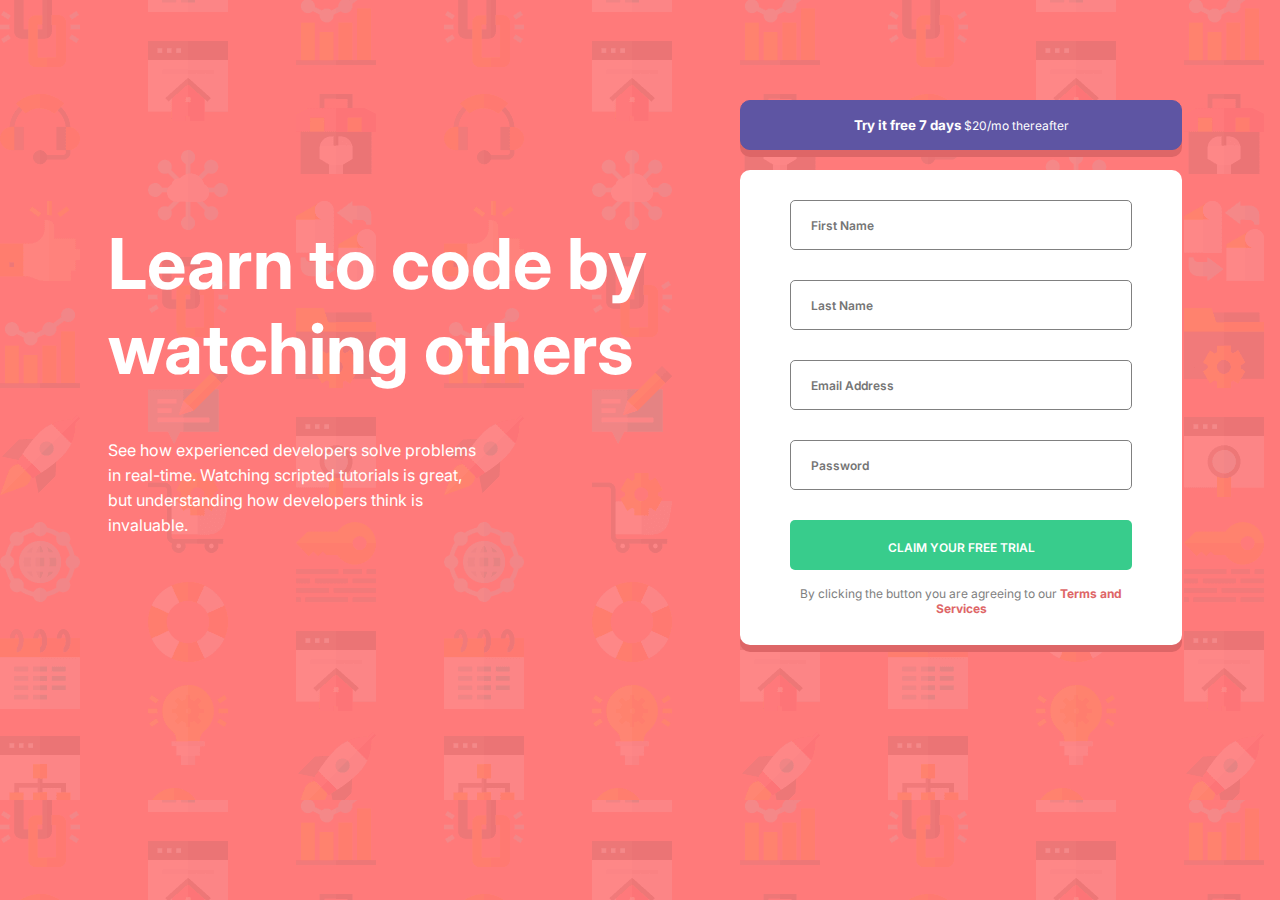
<file: index.html>
<html lang="en">
    <head>
        <meta charset="UTF-8" />
        <meta http-equiv="X-UA-Compatible" content="IE=edge" />
        <meta name="viewport" content="width=device-width, initial-scale=1.0" />
        <title>Registration form</title>
        <link rel="stylesheet" href="./style.css" />
    </head>
    <body>
            <div class="container">
                <header>
                    <div class="head">
                        <h1>Learn to code by watching others</h1>
                        <p class="desc">
                            See how experienced developers solve problems in real-time. Watching scripted tutorials is
                            great, but understanding how developers think is invaluable.
                        </p>
                    </div>
                </header>
                <main>
                    <div class="maincontainer">
                        <div class="trial">
                            <button class="trialdesc">
                                Try it free 7 days <span class="amount"> $20/mo thereafter</span>
                            </button>
                        </div>
                        <div class="card">
                            <div class="inputs">
                                <form action="/">
                                    <input type="text" placeholder="First Name" />
                                    <input type="text" placeholder="Last Name" />
                                    <input type="email" placeholder="Email Address" />
                                    <input type="password" placeholder="Password" />
                                    <input class="submit" type="submit" value="CLAIM YOUR FREE TRIAL" />
                                </form>
                                <p class="terms">
                                    By clicking the button you are agreeing to our
                                    <span class="tands">Terms and Services</span>
                                </p>
                            </div>
                        </div>
                </main>
            </div>
        </div>
    </body>
</html>
</file>
<file: style.css>
@import url('https://fonts.googleapis.com/css2?family=Inter:wght@100;200;300;400;500;600;700&display=swap');

* {
    font-family: "Inter", sans-serif;
}

body {
    background-image: url(./img/bg-intro-desktop.png);
    background-color: #ff7a7a;
    color: white;
}

.container {
    display: flex;
    width: 100%;
    margin: 100px 100px;
}

h1 {
    font-size: 70px;
}

header {
    display: flex;
    align-items: center;
    width: 50%;
}

.head {
    width: 100%;
}

main {
    width: 50%;
}

.maincontainer {
    width: 100%;
}

.desc {
    line-height: 25px;
    width: 60%;
}

.card {
    width: 70%;
    height: 90%;
    margin-top: 20px;
    background-color: white !important;
    border-radius: 10px;
    color: black;
    box-shadow: 0px 7px #de6667;
}

input {
    width: 100%;
    height: 50px;
    padding: 20px;
    border-radius: 5px;
    outline: none;
    border: 1px solid gray;
    font-size: 12px;
    font-weight: 600;
    margin-top: 30px;
    font-family: inherit;
}

input:focus{
    border: 1px solid #5e55a3;
}


.inputs{
    margin: 10px 50px;
}



button {
    width: 70%;
    height: 50px;
    border-radius: 10px;
    background-color: #5e55a3;
    color: white;
    outline: none;
    border: 1px solid #5e55a3;
    box-shadow: 0px 7px #de6667;
}

.terms {
    font-size: 12px;
    text-align: center;
    color: gray;
}

.tands {
    color: #de6667;
    font-weight: 700;
}

.submit {
    background-color: #38cc8c;
    border: none;
    color: white;
    font-weight: 600;
}

.amount {
    font-size: 12px;
    font-weight: normal;
}

.trialdesc {
    font-weight: 700;
}


.form-control{
    position: relative;
    padding-bottom: 20px;
}

.form-control img{
    visibility: hidden;
    position: absolute;
    top: 43px;
    right: 20px;
}

.form-control.error img.image{
    visibility: visible;
    }

.form-control small{
    visibility: hidden;
    position: absolute;
   bottom: 0;
    right: 0;
}

.form-control.error input{
    border-color: red;
}

.form-control.error small{
    visibility: visible;
    color: red;
    font-style: italic;
}

.form-control label.label1{
    font-size: 12px;
    font-weight: 600;
   color: gray;
    position: absolute;
    bottom: 39px;
    left: 20px;
}
.form-control label.label2{
    font-size: 12px;
    font-weight: 600;
    visibility: hidden;
    position: absolute;
    bottom: 39px;
    left: 20px;
}

.form-control.error label.label2{
   color: red;
   visibility: visible;
}
.form-control.error label.label1{
    visibility: hidden;
 }


@media only screen and (max-width: 900px) {
    body {
        background-image: url(./img/bg-intro-mobile.png);
        background-color: #ff7a7a;
        color: white;
    }
    .container {
        display: block;
        margin: 10px 10px;
    }
    main{
        width: 100%;
    }
    header{
        width: 95%;
    }
    button{
        width: 95%;
        margin-top: 70px;
    }
    .card{
        width: 95%;
        height: fit-content;
}
    input{
        width: 100%;
    }
    .inputs{
        margin: 10px 20px;
    }
    h1{
        font-size: 30px;
    }
    .desc{
        width: 100%;
        font-size: 12px;
    }
    .terms{
        padding-bottom: 20px;
    }
    header{
        text-align: center;
    }
}
</file>
